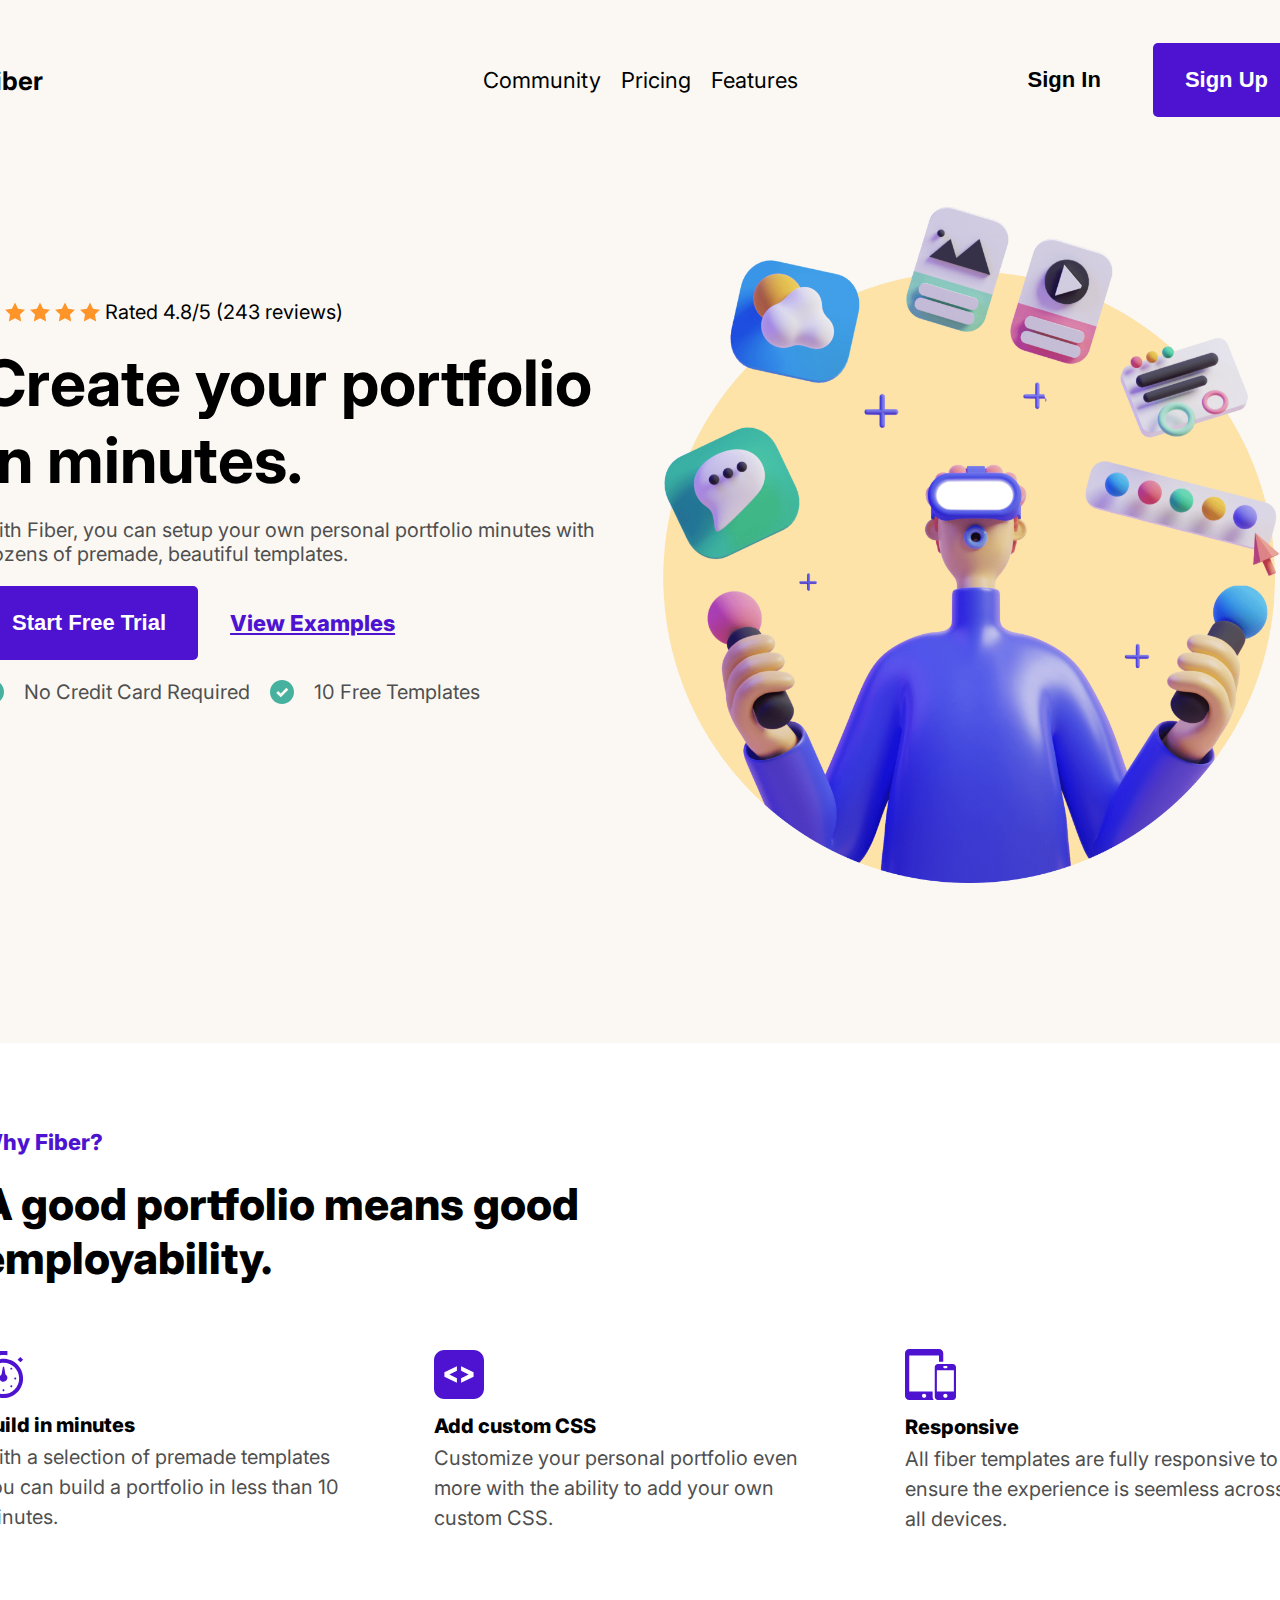
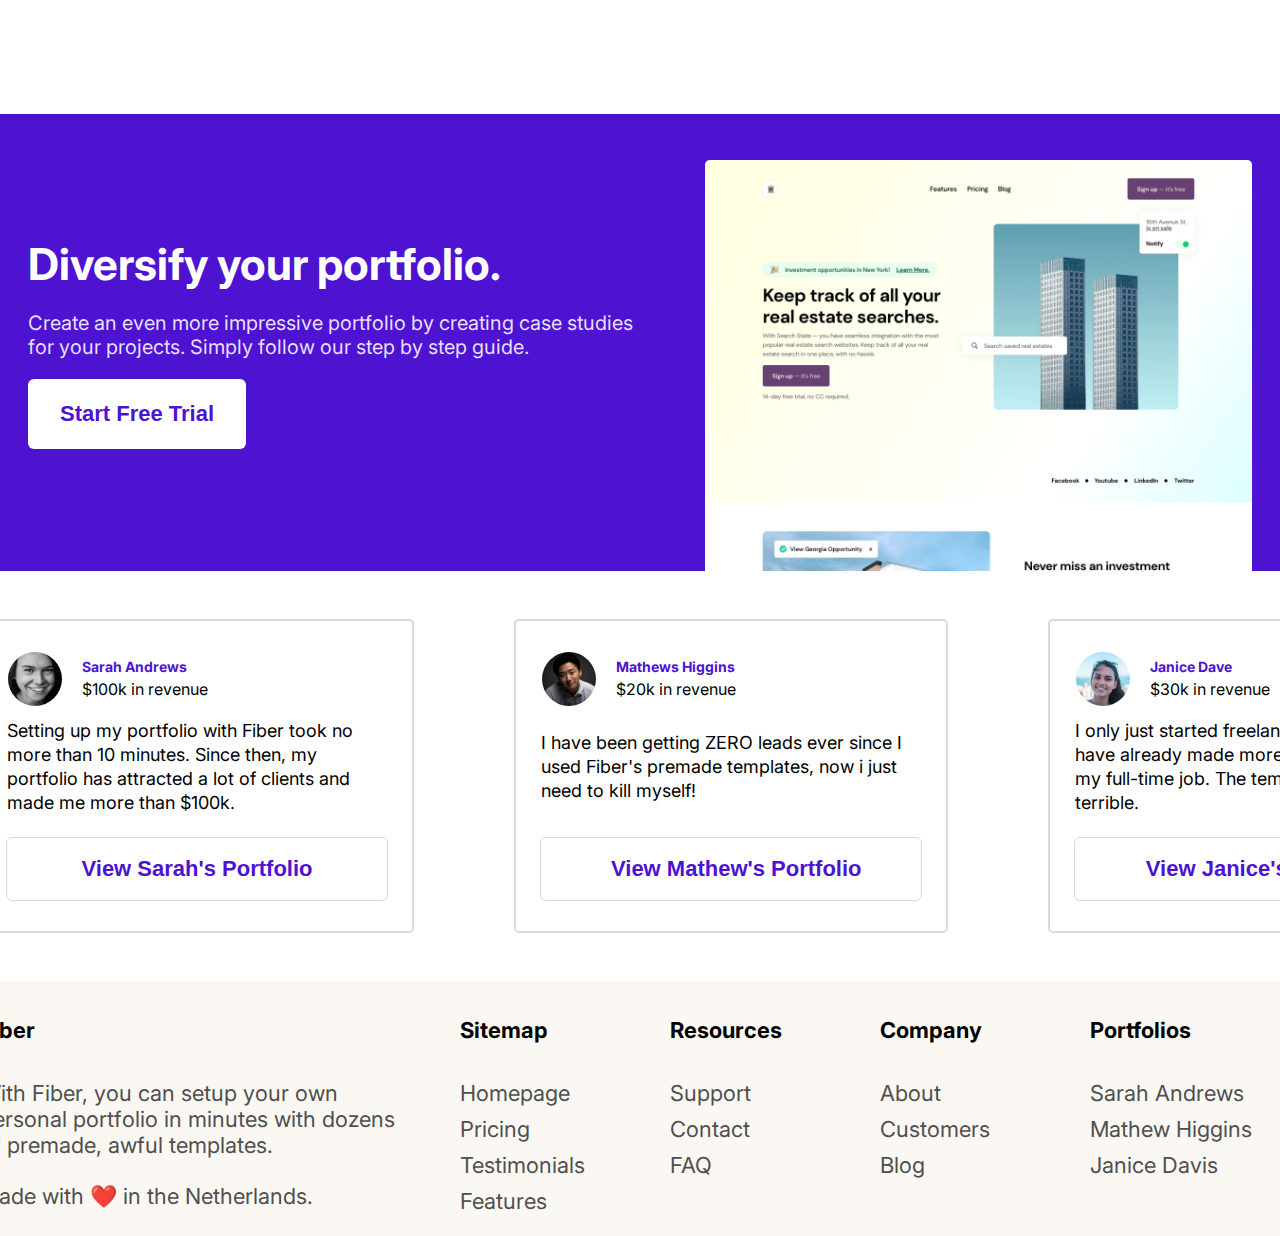
<file: Fiber Starter Files/Project/index.html>
<!DOCTYPE html>
<html>
  <head>
    <title>Homepage</title>
    <meta charset="utf-8">
    <link rel="stylesheet" href="CSS/master.css">
    <link rel="preconnect" href="https://fonts.googleapis.com">
    <link rel="preconnect" href="https://fonts.gstatic.com" crossorigin>
    <link href="https://fonts.googleapis.com/css2?family=Inter:wght@100;200;300;400;500;600;700;800;900&display=swap"
          rel="stylesheet">
  </head>

  <body>

    <header class="spacing">

      <div class="flex1 font24 bold">
        <h3>Fiber</h3>
      </div>

      <div class="flex1">
        <ul class="links font24">
          <li><a href="#">Community</a></li>
          <li><a href="#">Pricing</a></li>
          <li><a href="#">Features</a></li>
        </ul>
      </div>

      <div class="header-buttons flex1">
        <button type="button" name="button" class="sign-in-button font24 bold">
          <b>Sign In</b></button>
        <button type="button" name="button" class="sign-up-button font24 bold">
          Sign Up</button>
      </div>

    </header>

    <div class="container-one spacing">
      <div class="container-one-text-box flex1">
        <div class="rating font20 p">
          <img src="Assets/star.svg" alt="star 1" class="star">
          <img src="Assets/star.svg" alt="star 2" class="star">
          <img src="Assets/star.svg" alt="star 3" class="star">
          <img src="Assets/star.svg" alt="star 4" class="star">
          <img src="Assets/star.svg" alt="star 5" class="star">
          <p>Rated 4.8/5 (243 reviews)</p>
        </div>

        <div class="create-header font400">
          <h1>Create your portfolio in minutes.</h1>
        </div>

        <div class="container-one-paragraph font20 p">
          <p>With Fiber, you can setup your own personal portfolio
          minutes with dozens of premade, beautiful templates.</p>
        </div>

        <div class="button-link">
          <button type="button" name="button" class="SFT font24 bold">
            Start Free Trial</button>
          <a href="#" class="view-examples font24 bold">View Examples</a>
        </div>

        <div class="check-boxes font20 p">
          <img src="Assets/Checkmark.svg" alt="check">
            <p>No Credit Card Required</p>
          <img src="Assets/Checkmark.svg" alt="check">
            <p>10 Free Templates</p>
        </div>

      </div>

      <div class="container-one-picture-box flex1">
        <img src="Assets/hero-Illustration.png"
             alt="main page hero image" class="hero-image" >
      </div>

    </div>

    <!--End container one. Begin container two-->

    <div class="container-two spacing">
      <div class="big-three example-boxes" id="why-fiber">
        <div class="flex1">
          <p class="fiber-title font24 bold">Why Fiber?</p>
          <h3 class="font44 bold">A good portfolio means good employability.</h3>
        </div>
        <div class="flex1">
        </div>
      </div>
      <div class="examples">
        <div class="example-boxes">
          <img class="emoji" src="Assets/time.svg" alt="stylized stop watch">
          <h6 class="font20 bold">Build in minutes</h6>
          <p class="p p-margin font20">
          With a selection of premade templates you can build a portfolio
          in less than 10 minutes.
          </p>
        </div>
        <div class="example-boxes">
          <img class="emoji" src="Assets/code.svg" alt="stylized opening and
          closing brakcets">
          <h6 class="font20 bold">Add custom CSS</h6>
          <p class="p p-margin font20">
            Customize your personal portfolio even more with the ability to
            add your own custom CSS.
          </p>
        </div>
        <div class="example-boxes">
          <img class="emoji" src="Assets/allSizes.svg" alt="stylized tablet
          behind a phone">
          <h6 class="font20 bold">Responsive</h6>
          <p class="p p-margin font20">
            All fiber templates are fully responsive to ensure the experience
            is seemless across all devices.
          </p>
        </div>
      </div>
      <div class="diversify-your-portfolio big-three">
        <div class="portfolio-text flex1">
          <h3 class="font44">Diversify your portfolio.</h3>
          <p class="font20 off-white">
            Create an even more impressive portfolio by creating case studies
            for your projects. Simply follow our step by step guide.
          </p>
          <button type="button" name="button"
          class="free-trial-button font24 bold">
            Start Free Trial
          </button>
        </div>
        <div class="portfolio-image flex1">
          <img class="page-image"src="Assets/Page Image.png" alt="page image!!!">
        </div>
      </div>
    </div>

    <!-- End of container two. Beginning of a shitshow -->

    <div style="" class="container-three spacing invisible-scrollbar wrapper">
      <div class="portfolios big-three outer">
        <div class="">
          <div class="portfolio-example-box item">
            <div class="portfolio-title-box padding-left">
                <div class="portfolio-image">
                  <img src="Assets/User Avatar.svg" alt="my penis">
                </div>
                <div class="portfolio-title">
                  <h6 class="names">Sarah Andrews</h6>
                  <p>$100k in revenue</p>
                </div>
            </div>
            <div class="portfolio-statement padding-left">
              <p>
                Setting up my portfolio with Fiber took no more than 10 minutes.
                Since then, my portfolio has attracted a lot of clients and made
                me more than $100k.
              </p>
            </div>
            <div class="view-portfolio-button">
              <button type="button" name="button" class="portfolio-buttons">
                View Sarah's Portfolio</button>
            </div>
          </div>
        </div>

        <!-- End portfolio 1. Begin portfolio 2 -->

        <div class="">
          <div class="portfolio-example-box item">
            <div class="portfolio-title-box padding-left">
                <div class="portfolio-image">
                  <img src="Assets/User Avatar 2.svg" alt="big ole ugly boy">

                </div>
                <div class="portfolio-title">
                  <h6 class="names">Mathews Higgins</h6>
                  <p>$20k in revenue</p>
                </div>
            </div>
            <div class="portfolio-statement padding-left">
              <p>
                I have been getting ZERO leads ever since I used
                Fiber's premade templates, now i just need to kill myself!
              </p>
            </div>
            <div class="view-portfolio-button">
              <button type="button" name="button" class="portfolio-buttons">
                View Mathew's Portfolio</button>
            </div>
          </div>
        </div>

        <!-- End portfolio 2. Begin portfolio 3 -->

        <div class="">
          <div class="portfolio-example-box inner item">
            <div class="portfolio-title-box padding-left">
                <div class="portfolio-image">
                  <img src="Assets/User Avatar 32.svg" alt="nic is the big ole
                  ugly booooooooooiiiiiiieeee">
                </div>
                <div class="portfolio-title">
                  <h6 class="names">Janice Dave</h6>
                  <p>$30k in revenue</p>
                </div>
            </div>
            <div class="portfolio-statement padding-left">
              <p>
                I only just started freelancing this year and have already
                made more than I ever have in my full-time job.
                The templates are so terrible.
              </p>
            </div>
            <div class="view-portfolio-button">
              <button type="button" name="button" class="portfolio-buttons">
                View Janice's Portfolio</button>
            </div>
          </div>
        </div>
      </div>
    </div>

    <!-- End portfolio. Begin footer secton -->

    <footer class="spacing font24">
      <div class="footer-box footer-padding" id="fiber-footer-box">
        <h5>Fiber</h5>
        <p class="p lineheight">
          With Fiber, you can setup your own personal portfolio in minutes
          with dozens of premade, awful templates.
        </p>

        <p class="p">
          Made with ❤️ in the Netherlands.
        </p>
      </div>
      <div class="footer-box">
        <h5>Sitemap</h5>
        <ul class="footer-list p">
          <li class="li p"><a href="#">Homepage</a></li>
          <li class="li p"><a href="#">Pricing</a></li>
          <li class="li p"><a href="#">Testimonials</a></li>
          <li class="li p"><a href="#">Features</a></li>
        </ul>
      </div>
      <div class="footer-box">
        <h5>Resources</h5>
        <ul class="footer-list p">
          <li class="li p"><a href="#">Support</a></li>
          <li class="li p"><a href="#">Contact</a></li>
          <li class="li p"><a href="#">FAQ</a></li>
        </ul>
      </div>
      <div class="footer-box">
        <h5>Company</h5>
        <ul class="footer-list p">
          <li class="li p"><a href="#">About</a></li>
          <li class="li p"><a href="#">Customers</a></li>
          <li class="li p"><a href="#">Blog</a></li>
        </ul>
      </div>
      <div class="footer-box">
        <h5>Portfolios</h5>
        <ul class="footer-list p">
          <li class="li p"><a href="#">Sarah Andrews</a></li>
          <li class="li p"><a href="#">Mathew Higgins</a></li>
          <li class="li p"><a href="#">Janice Davis</a></li>
        </ul>
      </div>
    </footer>
  </body>



</html>
</file>
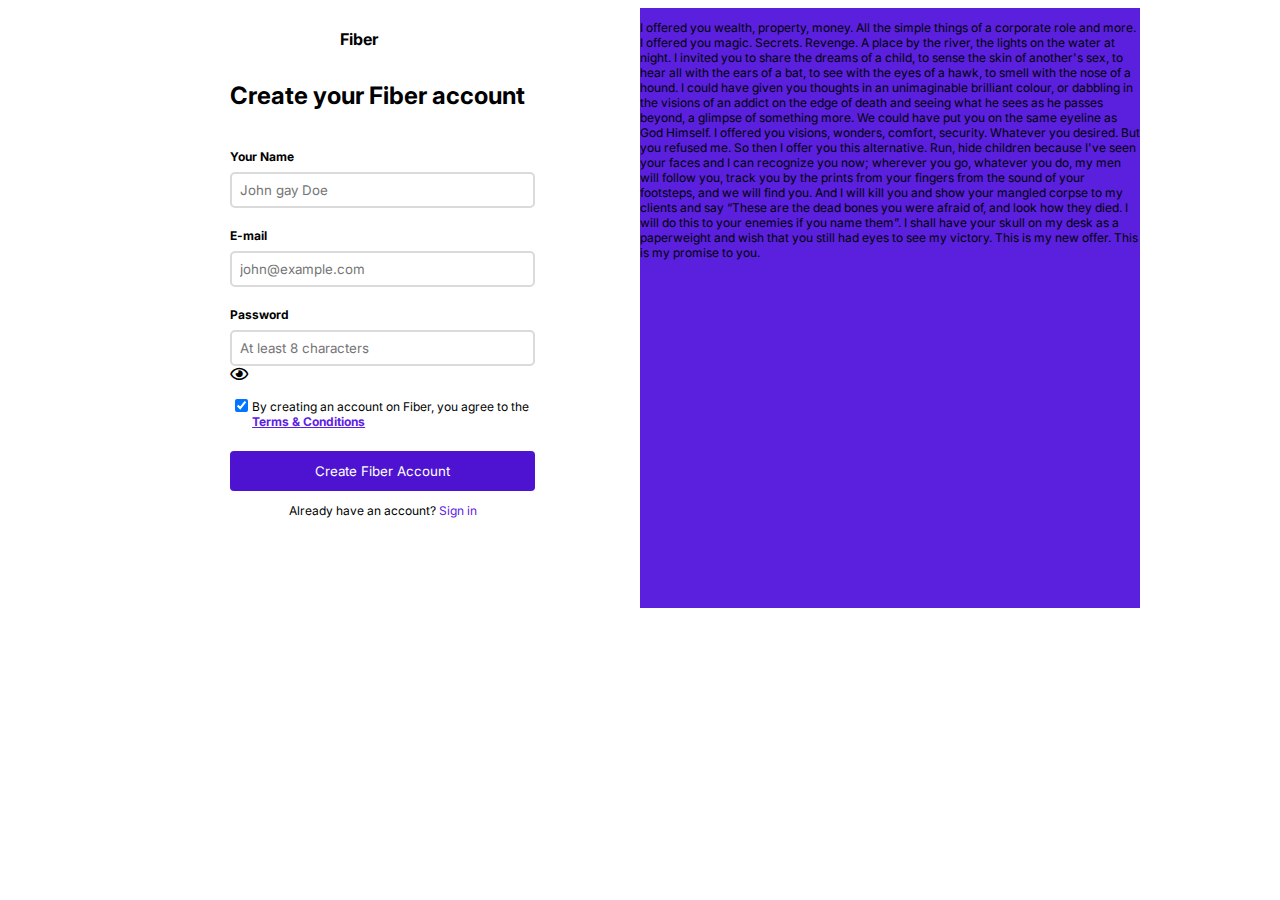
<file: Fiber Starter Files/Project/signup-page/signup.html>
<!DOCTYPE html>

<html lang="en" dir="ltr">

  <head>
    <meta charset="utf-8">
    <link rel="stylesheet" href="CSS/master.css">
    <link rel="stylesheet" href="JS/signup.js">
    <link rel="preconnect" href="https://fonts.googleapis.com">
    <link rel="preconnect" href="https://fonts.gstatic.com" crossorigin>
    <link href="https://fonts.googleapis.com/css2?family=Inter:wght@100;200;300;400;500;600;700;800;900&display=swap"
          rel="stylesheet">
    <link rel="stylesheet" href="https://cdnjs.cloudflare.com/ajax/libs/font-awesome/5.13.0/css/all.min.css">

    <title>Sign Up Page</title>

  </head>

  <body>
    <div class="wholepage">
      <main class="main">

        <div class="logo">
          <h4>Fiber</h4>
        </div>

        <div class="parentformcontainer">
          <form class="form" action="index.html" method="post">
            <div class="childformcontainer">
              <h2>Create your Fiber account</h2>

              <label for="full name"><b>Your Name</b></label>
              <input type="text" placeholder="John gay Doe" name="fullname"
               value="">

              <label for="email"><b>E-mail</b></label>
              <input type="text" placeholder="john@example.com" name="email"
              value="">

              <label for="psw"><b>Password</b></label>
              <input type="password" id="id_password" placeholder="At least 8 characters" name="password"
              value="">
              <i class="far fa-eye" id="togglePassword" style="cursor: pointer;"></i>

          <div class="checkbox-row">
              <input type="checkbox" checked="checked" name="remember">

              <p>By creating an account on Fiber, you agree to the
                  <a href="#">
                    <b>Terms & Conditions</b>
                  </a>
              </p>
          </div>

                <div class="sign-up-section">
                  <button type="submit" name="signupbtn">
                    Create Fiber Account
                  </button>


                  <p> Already have an account?
                    <a class="sign-in"href="#"> Sign in</a>
                  </p>
              </div>
            </div>
          </form>
        </div>

      </main>

<!-- split between left and right side-->

      <aside class="aside">
        <p>
          I offered you wealth, property, money. All the simple things of a corporate role and more. I offered you magic. Secrets. Revenge. A place by the river, the lights on the water at night. I invited you to share the dreams of a child, to sense the skin of another's sex, to hear all with the ears of a bat, to see with the eyes of a hawk, to smell with the nose of a hound. I could have given you thoughts in an unimaginable brilliant colour, or dabbling in the visions of an addict on the edge of death and seeing what he sees as he passes beyond, a glimpse of something more. We could have put you on the same eyeline as God Himself. I offered you visions, wonders, comfort, security. Whatever you desired. But you refused me. So then I offer you this alternative. Run, hide children because I've seen your faces and I can recognize you now; wherever you go, whatever you do, my men will follow you, track you by the prints from your fingers from the sound of your footsteps, and we will find you. And I will kill you and show your mangled corpse to my clients and say “These are the dead bones you were afraid of, and look how they died. I will do this to your enemies if you name them”. I shall have your skull on my desk as a paperweight and wish that you still had eyes to see my victory. This is my new offer. This is my promise to you.
        </p>
      </aside>

    </div>
  </body>
</html>
</file>
<file: Fiber Starter Files/Project/CSS/master.css>
/* beige color = #fbf8f3 */
/* #4d13d1 */


body {
  background: #4d13d1;
  display: flex;
  flex-flow: column nowrap;
  justify-content: space-between;
  align-items: center;
  margin: 0px;
  font-family: "Inter";
  font-weight: 400;
}

header {
  background-color: #fbf8f3;
  display: flex;
  flex-flow: row nowrap;
  justify-content: space-between;
  align-items: center;
  height: 160px;
}

a {
  color: black;
  text-decoration: none;
}

h1 {
  margin: 0px;
}

h3 {
  margin: 0px;
}

h6 {
  margin-top: 15px;
  margin-bottom: 10px;
  font-size: 14px;
  margin-bottom: 0px;
}

p {
  font-weight: 400;
}

.p {
  color: #4f4f4f;
}

.p > a {
  color: #4f4f4f;
}

.font24 {
  font-size: 22px;
}
.font20 {
  font-size: 20px;
}
.font44 {
  font-size: 44px;
}
.font400 {
  font-size: 32px;
}

.bold {
  font-weight: 800;
}

.flex1 {
  flex: 1
}

.spacing {
  width: 1320px;
  padding: 0px 180px;
}

.links {
  display: flex;
  flex-flow: row nowrap;
  justify-content: center;
  align-items: center;
  gap: 20px;
  list-style-type: none;
  padding: 0px;
}

.header-buttons {
  display: flex;
  flex-flow: row nowrap;
  justify-content: flex-end;
  align-items: center;
  gap: 20px
}

.sign-in-button {
  background-color: #fbf8f3;
  color: black;
  border-radius: 5px;
  border-style: none;
  padding: 24px 32px;
}

.sign-up-button {
  background-color: #4d13d1;
  color: white;
  border-radius: 5px;
  border-style: none;
  padding: 24px 32px;
  }

/* End of header. Start of container one */

.container-one {
  display: flex;
  background-color: #fbf8f3;

}

.container-one-text-box {
  display: flex;
  flex-flow: column nowrap;
  justify-content: flex-start;
  align-items: flex-start;
  padding-top: 120px
}

.rating {
  display: flex;
  flex-flow: row nowrap;
  justify-content: flex-start;
  align-items: center;
  gap: 5px;
  color: black;
  font-weight: 500
}

.star {
  height: 20px;
  width: 20px;
}

.create-header {
  display: flex;
  flex-flow: row nowrap;
}

.container-one-paragraph {
  display: flex;
  flex-flow: row nowrap;
}

.button-link {
  display: flex;
  flex-flow: row nowrap;
  justify-content: flex-start;
  align-items: center;
}

.check-boxes {
  display: flex;
  flex-flow: row nowrap;
  justify-content: flex-start;
  align-items: center;
  gap: 20px;
}

.SFT {
  background-color: #4d13d1;
  color: white;
  border-radius: 5px;
  border-style: none;
  padding: 24px 32px;
}

.view-examples {
  color: #4d13d1;
  text-decoration: underline;
  padding: 24px 32px;
}

.container-one-picture-box {
  display: flex;
  flex-flow: column nowrap;
  justify-content: center;
  align-items: center;
  flex: 1 1 0;
  padding-bottom: 160px
}

.hero-image {
  height: 110%;
  width: 110%;
}

/* end section one. begin section two */

.container-two {
  background: #ffffff;
  display: flex;
  flex-flow: column nowrap;
}

.big-three {
  display: flex;
  flex-flow: column nowrap;
  justify-content: flex-start;
  align-items: center;
  flex: 1;
}

#why-fiber {
  flex-flow: row nowrap;
  margin: 64px 0px;
}

.examples {
  display: flex;
  flex-flow: row nowrap;
  justify-content: space-between;
  align-items: center;
  gap: 90px;
}

.example-boxes {
  display: flex;
  flex-flow: column nowrap;
  justify-content: center;
  align-items: flex-start;
}

.p-margin {
  margin-top: 5px;
  padding-bottom: 160px;
  line-height: 30px;

}

.fiber-title {
  color: #4d13d1;
}
.diversify-your-portfolio {
  width: 1320px;
  background-color: #4d13d1;
  border-radius: 12px;
  color: #ffffff;
  flex-flow: row nowrap;
}

.portfolio-text {
  display: flex;
  justify-content: center;
  align-items: flex-start;
  flex-flow: column nowrap;
  padding-left: 3em;
  padding-right: 2em;
}

.off-white {
  color: #e6defd;
}

.emoji {
  width: 13%;
  height: 13%;
}

.free-trial-button {
  color: #4d13d1;
  background-color: #ffffff;
  padding: 22px 32px;
  border-radius: 6px;
  border-style: none;
}

.portfolio-image {
  display: flex;
  flex-flow: row nowrap;
  justify-content: center;
  align-items: flex-end;
  flex: 10;
}
 .page-image {
   height: 90%;
   width: 90%;
   padding-top: 46px;
   padding-right: 36px;
 }

/* End purple section. Begin portfolio section. */

.container-three {
  background: #ffffff;
  padding-top: 48px;
  padding-bottom: 48px;
  overflow-x: scroll;
  overflow-y: hidden;
  white-space: nowrap;
}

.portfolios {
  display: flex;
  flex-flow: row nowrap;
  justify-content: flex-start;
  align-items: center;
}

.portfolio-example-box {
  display: flex;
  flex-flow: column nowrap;
  justify-content: space-between;
  align-items: center;
  border-style: solid;
  border-width: 2px;
  border-color: #dadada;
  border-radius: 5px;
  height: 310px;
  width: 430px;
}

.wrapper .item {
  margin-right: 100px;
}

.invisible-scrollbar::-webkit-scrollbar {
  display: none;
}

.portfolio-statement  {
  white-space: normal;
  line-height: 24px;
  font-size: 18px;
}

.portfolio-statement > p {
  margin-top: 0px;
}


.view-portfolio-button {
  width: 100%;
  display: flex;
  justify-content: center;
  align-items: center;
  margin-bottom: 30px
}
.portfolio-buttons {
  color: #4d13d1;
  background-color: #ffffff;
  border-color: #dadada;
  width: 382px;
  padding: 18px 70px;
  border-radius: 6px;
  border-width: 1px;
  border-style: solid;
  font-size: 22px;
  font-weight: 700;
}

.portfolio-title-box {
  display: flex;
  flex-flow: row nowrap;
  justify-content: space-between;
  align-items: center;
  width: 430px;
  margin-top: 22px;

}

.padding-left {
  padding-left: 25px;
  padding-right: 25px;
}

.portfolio-title {
  flex: 6;
  padding-left: 20px;
}

.portfolio-title > p {
  margin-top: 4px;
}

.portfolio-image {
  width: 30px;
  flex: 1;
  padding-left: 25px;
}

.names {
  color: #4d13d1;
}


/* FOOTER */

footer {
  background-color: #fbf8f3;
  display: flex;
  flex-flow: row nowrap;
}

h5 {
  font-size: 22px;
  font-weight: 700;
}

.footer-box {
  flex: 1;
}

.footer-list {
  list-style: none;
  padding: 0px;
}

.footer-padding {
  padding-right: 45px
}

.li {
  margin-bottom: 10px;
}

.lineheight {
  margin-bottom: 25px;
}

#fiber-footer-box {
  flex-grow: 2;
  margin-right: 15px;
}
</file>
<file: Fiber Starter Files/Project/signup-page/CSS/master.css>
body {
  display: flex;
  justify-content: center;
  align-items: center;
}

* {
  font-family: "Inter"
}

p {
  font-size: 12px;
}

.wholepage {
  display: flex;
  flex-flow: row nowrap;
  background-color: #ffffff;
  width: 1000px;
  height: 600px;
}



/* Left Side */
.main {
  display: flex;
  flex-flow: column nowrap;
  flex: 1

}

.parentformcontainer {
  display: flex;
  flex-flow: column nowrap;
  justify-content: center;
  align-items: center;
}


.childformcontainer {
  display: flex;
  flex-flow: column nowrap;
  justify-content: center;
  align-items: flex-start;
  width: 320px;
  height: 450px;
}

.logo {
margin-left: 200px;
}

.checkbox-row {
  display: flex;
  flex-flow: row nowrap;
  justify-content: center;
  align-items: center;
  padding-top: 5px;
  padding-bottom: 10px;
}

label {
  font-size: 12px;
  padding-top: 20px;
  padding-bottom: 8px;
}

input {
  width: 285px;
  border-width: 2px;
  border-color: #dadada;
  border-style: solid;
  padding: 8px;
  border-radius: 5px;

}

input[type=checkbox] {
  border-radius: 5px;
  width: 20px;
  margin-bottom: 21px;
}

button {
  background: #4d13d1;
  padding: 12px 48px;
  color: #ffffff;
  border-radius: 4px;
  width: 305px;
  border-style: none;
}

a {
  color: #5d21e4;
}

.sign-in {
  text-decoration: none;
}

.sign-up-section {
  display: flex;
  flex-flow: column nowrap;
  justify-content: center;
  align-items: center;
  width: 305px;
}

/* Right side */

.aside {
  display: flex;
  flex-flow: column nowrap;
  flex: 1;
  background-color: #5a20de
}
</file>
